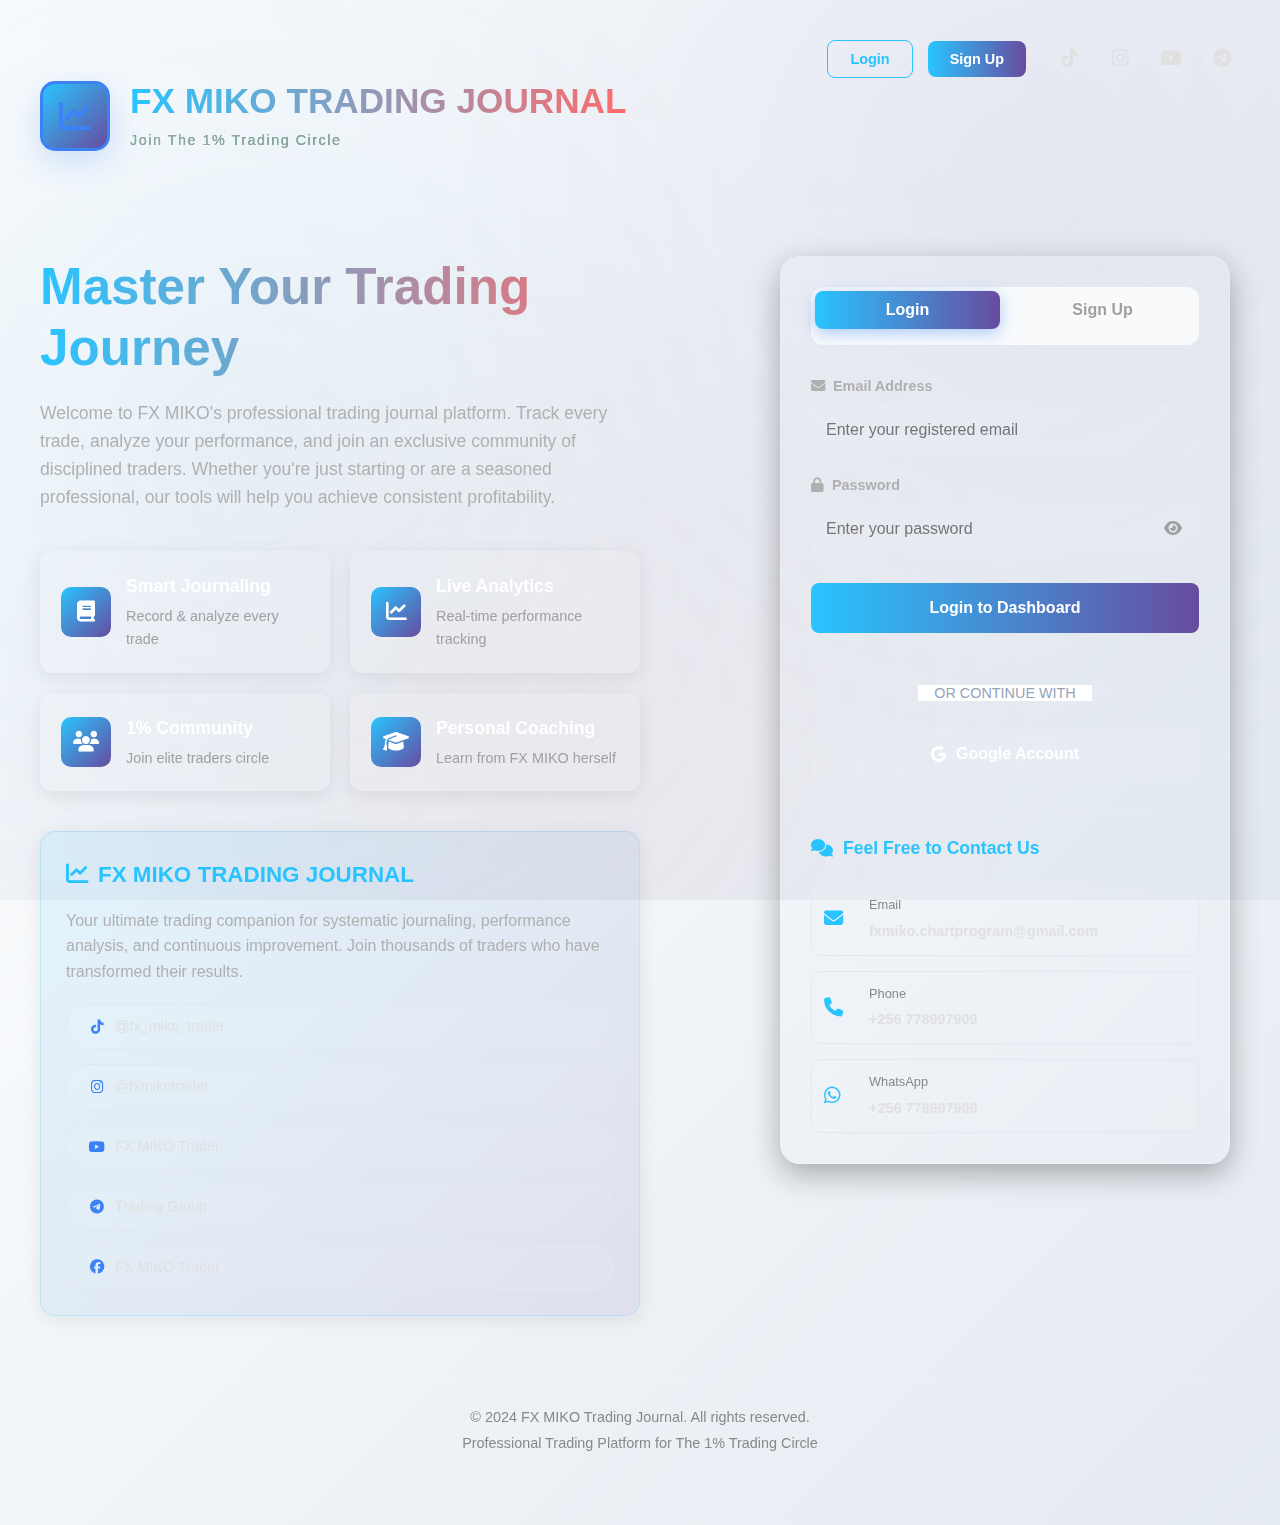
<file: index.html>
<!DOCTYPE html>
<html lang="en">
<head>
    <meta charset="UTF-8">
    <meta name="viewport" content="width=device-width, initial-scale=1.0">
    <title>FX MIKO Trading Journal | Professional Trading Platform</title>
    <link rel="stylesheet" href="https://cdnjs.cloudflare.com/ajax/libs/font-awesome/6.4.0/css/all.min.css">
    <link rel="stylesheet" href="style.css">
    <style>
        /* Complete CSS for FX MIKO Trading Journal */
        * {
            margin: 0;
            padding: 0;
            box-sizing: border-box;
            font-family: 'Segoe UI', Tahoma, Geneva, Verdana, sans-serif;
        }

        body {
            background: linear-gradient(135deg, #0a0e17 0%, #121826 100%);
            color: #e0e0e0;
            min-height: 100vh;
            padding: 20px;
            position: relative;
            overflow-x: hidden;
        }

        body::before {
            content: '';
            position: fixed;
            top: 0;
            left: 0;
            width: 100%;
            height: 100%;
            background: 
                radial-gradient(circle at 20% 50%, rgba(41, 196, 255, 0.05) 0%, transparent 50%),
                radial-gradient(circle at 80% 20%, rgba(103, 76, 159, 0.05) 0%, transparent 50%),
                radial-gradient(circle at 40% 80%, rgba(255, 107, 107, 0.05) 0%, transparent 50%);
            z-index: -1;
        }

        .container {
            max-width: 1400px;
            margin: 0 auto;
            position: relative;
        }

        /* Top Right Auth & Social */
        .top-right-auth {
            position: absolute;
            top: 20px;
            right: 20px;
            display: flex;
            align-items: center;
            gap: 15px;
            z-index: 100;
        }

        .top-login-btn, .top-signup-btn {
            padding: 10px 22px;
            border-radius: 8px;
            font-weight: 600;
            font-size: 0.9rem;
            cursor: pointer;
            transition: all 0.3s ease;
            border: none;
        }

        .top-login-btn {
            background: transparent;
            color: #29c4ff;
            border: 1px solid #29c4ff;
        }

        .top-signup-btn {
            background: linear-gradient(90deg, #29c4ff, #674c9f);
            color: white;
        }

        .top-login-btn:hover {
            background: rgba(41, 196, 255, 0.1);
            transform: translateY(-2px);
        }

        .top-signup-btn:hover {
            transform: translateY(-2px);
            box-shadow: 0 5px 15px rgba(41, 196, 255, 0.3);
        }

        .social-icons-top {
            display: flex;
            gap: 15px;
            margin-left: 10px;
        }

        .social-icons-top a {
            color: #e0e0e0;
            font-size: 1.2rem;
            transition: all 0.3s ease;
            width: 36px;
            height: 36px;
            display: flex;
            align-items: center;
            justify-content: center;
            border-radius: 50%;
            background: rgba(255, 255, 255, 0.05);
        }

        .social-icons-top a:hover {
            color: #29c4ff;
            transform: translateY(-3px);
            background: rgba(41, 196, 255, 0.1);
        }

        /* Header */
        .main-header {
            padding: 40px 0 30px;
            border-bottom: 1px solid rgba(255, 255, 255, 0.1);
            margin-bottom: 40px;
        }

        .logo {
            display: flex;
            align-items: center;
            gap: 20px;
        }

        .logo-icon {
            width: 70px;
            height: 70px;
            background: linear-gradient(135deg, #29c4ff, #674c9f);
            border-radius: 15px;
            display: flex;
            align-items: center;
            justify-content: center;
            font-size: 2rem;
            color: white;
        }

        .logo-text h1 {
            font-size: 2.2rem;
            background: linear-gradient(90deg, #29c4ff, #ff6b6b);
            -webkit-background-clip: text;
            -webkit-text-fill-color: transparent;
            margin-bottom: 5px;
        }

        .logo-text span {
            font-size: 0.9rem;
            color: #a0a0a0;
            letter-spacing: 1.5px;
        }

        /* Hero Section */
        .hero-section {
            display: grid;
            grid-template-columns: 1.2fr 0.8fr;
            gap: 50px;
            margin-bottom: 60px;
        }

        .hero-title {
            font-size: 3.2rem;
            background: linear-gradient(90deg, #29c4ff, #ff6b6b);
            -webkit-background-clip: text;
            -webkit-text-fill-color: transparent;
            margin-bottom: 20px;
            line-height: 1.2;
        }

        .hero-subtitle {
            font-size: 1.1rem;
            line-height: 1.6;
            color: #b0b0b0;
            margin-bottom: 40px;
        }

        /* Features Grid */
        .features-grid {
            display: grid;
            grid-template-columns: repeat(2, 1fr);
            gap: 20px;
            margin-bottom: 40px;
        }

        .feature-item {
            background: rgba(255, 255, 255, 0.05);
            border-radius: 12px;
            padding: 20px;
            display: flex;
            align-items: center;
            gap: 15px;
            transition: all 0.3s ease;
            border: 1px solid transparent;
        }

        .feature-item:hover {
            background: rgba(255, 255, 255, 0.08);
            border-color: rgba(41, 196, 255, 0.3);
            transform: translateY(-5px);
        }

        .feature-icon {
            width: 50px;
            height: 50px;
            background: linear-gradient(135deg, #29c4ff, #674c9f);
            border-radius: 10px;
            display: flex;
            align-items: center;
            justify-content: center;
            font-size: 1.3rem;
            color: white;
        }

        .feature-text h4 {
            font-size: 1.1rem;
            margin-bottom: 5px;
            color: #ffffff;
        }

        .feature-text p {
            font-size: 0.9rem;
            color: #a0a0a0;
        }

        /* FX MIKO Section */
        .fx-miko-section {
            background: linear-gradient(135deg, rgba(41, 196, 255, 0.1), rgba(103, 76, 159, 0.1));
            border-radius: 15px;
            padding: 25px;
            border: 1px solid rgba(41, 196, 255, 0.2);
            margin-top: 30px;
        }

        .fx-miko-section h3 {
            color: #29c4ff;
            margin-bottom: 15px;
            display: flex;
            align-items: center;
            gap: 10px;
            font-size: 1.4rem;
        }

        .fx-miko-section p {
            color: #b0b0b0;
            margin-bottom: 20px;
            line-height: 1.6;
        }

        .fx-social-links {
            display: flex;
            flex-wrap: wrap;
            gap: 15px;
            margin-top: 20px;
        }

        .fx-social-links a {
            background: rgba(255, 255, 255, 0.05);
            padding: 10px 20px;
            border-radius: 25px;
            color: #e0e0e0;
            text-decoration: none;
            display: flex;
            align-items: center;
            gap: 8px;
            transition: all 0.3s ease;
            font-size: 0.9rem;
        }

        .fx-social-links a:hover {
            background: rgba(41, 196, 255, 0.2);
            color: #29c4ff;
            transform: translateY(-2px);
        }

        /* Auth Section */
        .auth-section {
            background: rgba(255, 255, 255, 0.03);
            border-radius: 20px;
            padding: 30px;
            border: 1px solid rgba(255, 255, 255, 0.1);
            box-shadow: 0 10px 30px rgba(0, 0, 0, 0.3);
        }

        .auth-tabs {
            display: flex;
            gap: 10px;
            margin-bottom: 30px;
            border-bottom: 1px solid rgba(255, 255, 255, 0.1);
            padding-bottom: 15px;
        }

        .auth-tab {
            background: none;
            border: none;
            color: #a0a0a0;
            padding: 10px 25px;
            font-size: 1rem;
            font-weight: 600;
            cursor: pointer;
            border-radius: 8px;
            transition: all 0.3s ease;
        }

        .auth-tab.active {
            background: linear-gradient(90deg, #29c4ff, #674c9f);
            color: white;
        }

        .auth-tab:hover:not(.active) {
            background: rgba(255, 255, 255, 0.05);
            color: #e0e0e0;
        }

        /* Auth Forms */
        .auth-form {
            display: none;
        }

        .auth-form.active {
            display: block;
        }

        .form-group {
            margin-bottom: 20px;
        }

        .form-group label {
            display: block;
            margin-bottom: 8px;
            color: #b0b0b0;
            font-size: 0.9rem;
            display: flex;
            align-items: center;
            gap: 8px;
        }

        .form-control {
            width: 100%;
            padding: 14px;
            background: rgba(255, 255, 255, 0.05);
            border: 1px solid rgba(255, 255, 255, 0.1);
            border-radius: 8px;
            color: white;
            font-size: 1rem;
            transition: all 0.3s ease;
        }

        .form-control:focus {
            outline: none;
            border-color: #29c4ff;
            background: rgba(255, 255, 255, 0.08);
        }

        .password-input {
            position: relative;
        }

        .toggle-password {
            position: absolute;
            right: 12px;
            top: 50%;
            transform: translateY(-50%);
            background: none;
            border: none;
            color: #a0a0a0;
            cursor: pointer;
            font-size: 1rem;
        }

        .password-hint {
            display: block;
            margin-top: 5px;
            color: #888;
            font-size: 0.85rem;
        }

        .auth-btn {
            width: 100%;
            padding: 16px;
            background: linear-gradient(90deg, #29c4ff, #674c9f);
            color: white;
            border: none;
            border-radius: 8px;
            font-size: 1rem;
            font-weight: 600;
            cursor: pointer;
            transition: all 0.3s ease;
            margin-top: 10px;
        }

        .auth-btn:hover {
            transform: translateY(-2px);
            box-shadow: 0 5px 15px rgba(41, 196, 255, 0.3);
        }

        .terms {
            display: flex;
            align-items: center;
            gap: 10px;
            margin: 20px 0;
            font-size: 0.9rem;
            color: #a0a0a0;
        }

        .terms input {
            width: 16px;
            height: 16px;
        }

        .divider {
            text-align: center;
            margin: 25px 0;
            color: #888;
            font-size: 0.9rem;
            position: relative;
        }

        .divider::before, .divider::after {
            content: '';
            position: absolute;
            top: 50%;
            width: 40%;
            height: 1px;
            background: rgba(255, 255, 255, 0.1);
        }

        .divider::before {
            left: 0;
        }

        .divider::after {
            right: 0;
        }

        .google-auth-btn {
            width: 100%;
            padding: 14px;
            background: rgba(255, 255, 255, 0.05);
            border: 1px solid rgba(255, 255, 255, 0.1);
            border-radius: 8px;
            color: white;
            font-size: 1rem;
            cursor: pointer;
            transition: all 0.3s ease;
            display: flex;
            align-items: center;
            justify-content: center;
            gap: 10px;
        }

        .google-auth-btn:hover {
            background: rgba(255, 255, 255, 0.1);
            border-color: rgba(255, 255, 255, 0.2);
        }

        /* Contact Info Section */
        .contact-info-side {
            margin-top: 30px;
            padding-top: 25px;
            border-top: 1px solid rgba(255, 255, 255, 0.1);
        }

        .contact-info-side h4 {
            color: #29c4ff;
            margin-bottom: 20px;
            display: flex;
            align-items: center;
            gap: 10px;
            font-size: 1.1rem;
        }

        .contact-details {
            display: flex;
            flex-direction: column;
            gap: 15px;
        }

        .contact-item {
            display: flex;
            align-items: center;
            gap: 15px;
            padding: 12px;
            background: rgba(255, 255, 255, 0.03);
            border-radius: 8px;
            transition: all 0.3s ease;
        }

        .contact-item:hover {
            background: rgba(255, 255, 255, 0.05);
        }

        .contact-item i {
            font-size: 1.2rem;
            color: #29c4ff;
            width: 30px;
        }

        .contact-item div {
            display: flex;
            flex-direction: column;
        }

        .contact-item span {
            font-size: 0.8rem;
            color: #888;
        }

        .contact-item strong {
            font-size: 0.9rem;
            color: #e0e0e0;
        }

        /* Footer */
        .footer {
            text-align: center;
            padding: 30px 0;
            color: #888;
            font-size: 0.9rem;
            border-top: 1px solid rgba(255, 255, 255, 0.1);
        }

        .footer p:first-child {
            margin-bottom: 5px;
        }

        /* Toast Notification */
        .toast {
            position: fixed;
            top: 20px;
            right: 20px;
            padding: 15px 25px;
            background: rgba(0, 0, 0, 0.9);
            color: white;
            border-radius: 8px;
            border-left: 4px solid #29c4ff;
            box-shadow: 0 5px 15px rgba(0, 0, 0, 0.3);
            display: none;
            z-index: 1000;
            max-width: 350px;
        }

        .toast.success {
            border-left-color: #4CAF50;
        }

        .toast.error {
            border-left-color: #f44336;
        }

        .toast.info {
            border-left-color: #2196F3;
        }

        /* Responsive Design */
        @media (max-width: 1200px) {
            .hero-section {
                grid-template-columns: 1fr;
                gap: 40px;
            }
            
            .hero-title {
                font-size: 2.8rem;
            }
        }

        @media (max-width: 768px) {
            .top-right-auth {
                position: relative;
                top: 0;
                right: 0;
                justify-content: center;
                margin-bottom: 20px;
            }
            
            .hero-title {
                font-size: 2.3rem;
            }
            
            .features-grid {
                grid-template-columns: 1fr;
            }
            
            .logo {
                flex-direction: column;
                text-align: center;
                gap: 10px;
            }
            
            .logo-text h1 {
                font-size: 1.8rem;
            }
            
            .fx-social-links {
                flex-direction: column;
            }
            
            .fx-social-links a {
                justify-content: center;
            }
        }

        @media (max-width: 480px) {
            .hero-title {
                font-size: 1.8rem;
            }
            
            .auth-tabs {
                flex-direction: column;
            }
            
            .auth-tab {
                width: 100%;
            }
        }

        /* Animation for feature items */
        @keyframes float {
            0%, 100% { transform: translateY(0); }
            50% { transform: translateY(-10px); }
        }

        .feature-item:hover .feature-icon {
            animation: float 2s ease-in-out infinite;
        }

        /* Pulse animation for CTA buttons */
        @keyframes pulse {
            0% { box-shadow: 0 0 0 0 rgba(41, 196, 255, 0.7); }
            70% { box-shadow: 0 0 0 10px rgba(41, 196, 255, 0); }
            100% { box-shadow: 0 0 0 0 rgba(41, 196, 255, 0); }
        }

        .top-signup-btn, .auth-btn {
            animation: pulse 2s infinite;
        }
    </style>
</head>
<body class="landing-page">
    <!-- Main Container -->
    <div class="container">
        <!-- Top Right Auth & Social -->
        <div class="top-right-auth">
            <button class="top-login-btn" id="topLoginBtn">Login</button>
            <button class="top-signup-btn" id="topSignupBtn">Sign Up</button>
            <div class="social-icons-top">
                <a href="https://tiktok.com/@fx_miko_trader" target="_blank"><i class="fab fa-tiktok"></i></a>
                <a href="https://instagram.com/fxmikotrader" target="_blank"><i class="fab fa-instagram"></i></a>
                <a href="https://youtube.com/fxmikotrader" target="_blank"><i class="fab fa-youtube"></i></a>
                <a href="https://t.me/fxmikotrader" target="_blank"><i class="fab fa-telegram"></i></a>
            </div>
        </div>

        <!-- Header -->
        <header class="main-header">
            <div class="logo">
                <div class="logo-icon">
                    <i class="fas fa-chart-line"></i>
                </div>
                <div class="logo-text">
                    <h1>FX MIKO TRADING JOURNAL</h1>
                    <span>Join The 1% Trading Circle</span>
                </div>
            </div>
        </header>

        <!-- Hero Section -->
        <section class="hero-section">
            <div class="hero-content">
                <h1 class="hero-title">Master Your Trading Journey</h1>
                <p class="hero-subtitle">
                    Welcome to FX MIKO's professional trading journal platform. Track every trade, analyze your performance, 
                    and join an exclusive community of disciplined traders. Whether you're just starting or are a seasoned 
                    professional, our tools will help you achieve consistent profitability.
                </p>
                
                <div class="features-grid">
                    <div class="feature-item">
                        <div class="feature-icon">
                            <i class="fas fa-book"></i>
                        </div>
                        <div class="feature-text">
                            <h4>Smart Journaling</h4>
                            <p>Record & analyze every trade</p>
                        </div>
                    </div>
                    <div class="feature-item">
                        <div class="feature-icon">
                            <i class="fas fa-chart-line"></i>
                        </div>
                        <div class="feature-text">
                            <h4>Live Analytics</h4>
                            <p>Real-time performance tracking</p>
                        </div>
                    </div>
                    <div class="feature-item">
                        <div class="feature-icon">
                            <i class="fas fa-users"></i>
                        </div>
                        <div class="feature-text">
                            <h4>1% Community</h4>
                            <p>Join elite traders circle</p>
                        </div>
                    </div>
                    <div class="feature-item">
                        <div class="feature-icon">
                            <i class="fas fa-graduation-cap"></i>
                        </div>
                        <div class="feature-text">
                            <h4>Personal Coaching</h4>
                            <p>Learn from FX MIKO herself</p>
                        </div>
                    </div>
                </div>

                <!-- FX MIKO Journaling Section -->
                <div class="fx-miko-section">
                    <h3><i class="fas fa-chart-line"></i> FX MIKO TRADING JOURNAL</h3>
                    <p>Your ultimate trading companion for systematic journaling, performance analysis, and continuous improvement. Join thousands of traders who have transformed their results.</p>
                    
                    <div class="fx-social-links">
                        <a href="https://tiktok.com/@fx_miko_trader" target="_blank">
                            <i class="fab fa-tiktok"></i> @fx_miko_trader
                        </a>
                        <a href="https://instagram.com/fxmikotrader" target="_blank">
                            <i class="fab fa-instagram"></i> @fxmikotrader
                        </a>
                        <a href="https://youtube.com/fxmikotrader" target="_blank">
                            <i class="fab fa-youtube"></i> FX MIKO Trader
                        </a>
                        <a href="https://t.me/fxmikotrader" target="_blank">
                            <i class="fab fa-telegram"></i> Trading Group
                        </a>
                        <a href="https://facebook.com/fxmikotrader" target="_blank">
                            <i class="fab fa-facebook"></i> FX MIKO Trader
                        </a>
                    </div>
                </div>
            </div>

            <!-- Auth Section -->
            <div class="auth-section">
                <div class="auth-tabs">
                    <button class="auth-tab active" data-tab="login">Login</button>
                    <button class="auth-tab" data-tab="signup">Sign Up</button>
                </div>

                <!-- Login Form -->
                <form id="loginForm" class="auth-form active">
                    <div class="form-group">
                        <label for="loginEmail"><i class="fas fa-envelope"></i> Email Address</label>
                        <input type="email" id="loginEmail" class="form-control" placeholder="Enter your registered email" required>
                    </div>
                    <div class="form-group">
                        <label for="loginPassword"><i class="fas fa-lock"></i> Password</label>
                        <div class="password-input">
                            <input type="password" id="loginPassword" class="form-control" placeholder="Enter your password" required>
                            <button type="button" class="toggle-password" data-target="loginPassword">
                                <i class="fas fa-eye"></i>
                            </button>
                        </div>
                    </div>
                    <button type="submit" class="auth-btn">Login to Dashboard</button>
                    
                    <div class="divider">
                        <span>OR CONTINUE WITH</span>
                    </div>
                    
                    <button type="button" class="google-auth-btn" onclick="handleGoogleAuth('login')">
                        <i class="fab fa-google"></i>
                        Google Account
                    </button>
                </form>

                <!-- Sign Up Form -->
                <form id="signupForm" class="auth-form">
                    <div class="form-group">
                        <label for="signupName"><i class="fas fa-user"></i> Full Name</label>
                        <input type="text" id="signupName" class="form-control" placeholder="Enter your full name" required>
                    </div>
                    <div class="form-group">
                        <label for="signupEmail"><i class="fas fa-envelope"></i> Email Address</label>
                        <input type="email" id="signupEmail" class="form-control" placeholder="Enter your email" required>
                    </div>
                    <div class="form-group">
                        <label for="signupPassword"><i class="fas fa-lock"></i> Password</label>
                        <div class="password-input">
                            <input type="password" id="signupPassword" class="form-control" placeholder="Create a strong password" required>
                            <button type="button" class="toggle-password" data-target="signupPassword">
                                <i class="fas fa-eye"></i>
                            </button>
                        </div>
                        <small class="password-hint">Minimum 8 characters with letters and numbers</small>
                    </div>
                    <div class="form-group">
                        <label for="confirmPassword"><i class="fas fa-lock"></i> Confirm Password</label>
                        <input type="password" id="confirmPassword" class="form-control" placeholder="Confirm password" required>
                    </div>
                    <div class="terms">
                        <input type="checkbox" id="agreeTerms" required>
                        <label for="agreeTerms">I agree to the Terms of Service and Privacy Policy</label>
                    </div>
                    <button type="submit" class="auth-btn">Create Account</button>
                    
                    <div class="divider">
                        <span>OR CONTINUE WITH</span>
                    </div>
                    
                    <button type="button" class="google-auth-btn" onclick="handleGoogleAuth('signup')">
                        <i class="fab fa-google"></i>
                        Sign up with Google
                    </button>
                </form>

                <!-- Contact Info Section -->
                <div class="contact-info-side">
                    <h4><i class="fas fa-comments"></i> Feel Free to Contact Us</h4>
                    <div class="contact-details">
                        <div class="contact-item">
                            <i class="fas fa-envelope"></i>
                            <div>
                                <span>Email</span>
                                <strong>fxmiko.chartprogram@gmail.com</strong>
                            </div>
                        </div>
                        <div class="contact-item">
                            <i class="fas fa-phone"></i>
                            <div>
                                <span>Phone</span>
                                <strong>+256 778997909</strong>
                            </div>
                        </div>
                        <div class="contact-item">
                            <i class="fab fa-whatsapp"></i>
                            <div>
                                <span>WhatsApp</span>
                                <strong>+256 778997909</strong>
                            </div>
                        </div>
                    </div>
                </div>
            </div>
        </section>

        <!-- Footer -->
        <footer class="footer">
            <p>&copy; 2024 FX MIKO Trading Journal. All rights reserved.</p>
            <p>Professional Trading Platform for The 1% Trading Circle</p>
        </footer>
    </div>

    <!-- Toast Notification -->
    <div class="toast" id="toast"></div>

    <script>
        // Secure user storage
        const USERS_KEY = 'fxMikoUsers';
        const CURRENT_USER_KEY = 'fxMikoCurrentUser';

        // Initialize users storage
        function initializeUsers() {
            if (!localStorage.getItem(USERS_KEY)) {
                localStorage.setItem(USERS_KEY, JSON.stringify([]));
            }
        }

        // Get all users
        function getUsers() {
            return JSON.parse(localStorage.getItem(USERS_KEY)) || [];
        }

        // Save user
        function saveUser(user) {
            const users = getUsers();
            // Check if email already exists
            if (users.some(u => u.email === user.email)) {
                return { success: false, message: 'Email already registered' };
            }
            users.push(user);
            localStorage.setItem(USERS_KEY, JSON.stringify(users));
            return { success: true };
        }

        // Authenticate user
        function authenticateUser(email, password) {
            const users = getUsers();
            const user = users.find(u => u.email === email && u.password === password);
            return user ? { success: true, user } : { success: false, message: 'Invalid email or password' };
        }

        // Set current user
        function setCurrentUser(user) {
            // Store minimal info without password
            const safeUser = {
                name: user.name,
                email: user.email,
                createdAt: user.createdAt
            };
            localStorage.setItem(CURRENT_USER_KEY, JSON.stringify(safeUser));
            sessionStorage.setItem('fxMikoAuthenticated', 'true');
        }

        // Check if user is authenticated
        function isAuthenticated() {
            return sessionStorage.getItem('fxMikoAuthenticated') === 'true';
        }

        // Password validation
        function validatePassword(password) {
            return password.length >= 8 && /[a-zA-Z]/.test(password) && /\d/.test(password);
        }

        // Auth tabs switching
        document.querySelectorAll('.auth-tab').forEach(tab => {
            tab.addEventListener('click', () => {
                const tabName = tab.getAttribute('data-tab');
                
                document.querySelectorAll('.auth-tab').forEach(t => t.classList.remove('active'));
                tab.classList.add('active');
                
                document.querySelectorAll('.auth-form').forEach(form => form.classList.remove('active'));
                document.getElementById(`${tabName}Form`).classList.add('active');
            });
        });

        // Top buttons functionality
        document.getElementById('topLoginBtn').addEventListener('click', () => {
            document.querySelector('.auth-tab[data-tab="login"]').click();
            document.querySelector('.auth-section').scrollIntoView({ behavior: 'smooth' });
        });

        document.getElementById('topSignupBtn').addEventListener('click', () => {
            document.querySelector('.auth-tab[data-tab="signup"]').click();
            document.querySelector('.auth-section').scrollIntoView({ behavior: 'smooth' });
        });

        // Password visibility toggle
        document.querySelectorAll('.toggle-password').forEach(button => {
            button.addEventListener('click', function() {
                const targetId = this.getAttribute('data-target');
                const input = document.getElementById(targetId);
                const icon = this.querySelector('i');
                
                if (input.type === 'password') {
                    input.type = 'text';
                    icon.className = 'fas fa-eye-slash';
                } else {
                    input.type = 'password';
                    icon.className = 'fas fa-eye';
                }
            });
        });

        // Sign Up Form Submission
        document.getElementById('signupForm').addEventListener('submit', function(e) {
            e.preventDefault();
            
            const name = document.getElementById('signupName').value.trim();
            const email = document.getElementById('signupEmail').value.trim();
            const password = document.getElementById('signupPassword').value;
            const confirmPassword = document.getElementById('confirmPassword').value;
            
            // Validation
            if (!name || !email || !password || !confirmPassword) {
                showToast('Please fill all fields', 'error');
                return;
            }
            
            if (!validateEmail(email)) {
                showToast('Please enter a valid email address', 'error');
                return;
            }
            
            if (!validatePassword(password)) {
                showToast('Password must be at least 8 characters with letters and numbers', 'error');
                return;
            }
            
            if (password !== confirmPassword) {
                showToast('Passwords do not match', 'error');
                return;
            }
            
            if (!document.getElementById('agreeTerms').checked) {
                showToast('Please accept the terms and conditions', 'error');
                return;
            }
            
            // Create user object
            const user = {
                id: Date.now(),
                name,
                email,
                password,
                createdAt: new Date().toISOString()
            };
            
            // Save user
            const result = saveUser(user);
            if (!result.success) {
                showToast(result.message, 'error');
                return;
            }
            
            // Set as current user and redirect
            setCurrentUser(user);
            showToast('Account created successfully! Redirecting...', 'success');
            
            setTimeout(() => {
                window.location.href = 'dashboard.html';
            }, 1500);
        });

        // Login Form Submission
        document.getElementById('loginForm').addEventListener('submit', function(e) {
            e.preventDefault();
            
            const email = document.getElementById('loginEmail').value.trim();
            const password = document.getElementById('loginPassword').value;
            
            if (!email || !password) {
                showToast('Please fill all fields', 'error');
                return;
            }
            
            // Authenticate
            const result = authenticateUser(email, password);
            if (!result.success) {
                showToast(result.message, 'error');
                return;
            }
            
            // Set as current user and redirect
            setCurrentUser(result.user);
            showToast('Login successful! Redirecting...', 'success');
            
            setTimeout(() => {
                window.location.href = 'dashboard.html';
            }, 1500);
        });

        // Google Auth Handler
        function handleGoogleAuth(type) {
            showToast('Please select your Google account to continue...', 'info');
            
            // Simulate Google auth flow
            setTimeout(() => {
                const email = `user${Date.now()}@example.com`;
                const name = 'Google User';
                
                if (type === 'signup') {
                    const user = {
                        id: Date.now(),
                        name,
                        email,
                        password: 'google_auth',
                        createdAt: new Date().toISOString(),
                        isGoogleUser: true
                    };
                    
                    // Save Google user
                    const users = getUsers();
                    if (!users.some(u => u.email === email)) {
                        users.push(user);
                        localStorage.setItem(USERS_KEY, JSON.stringify(users));
                    }
                    
                    setCurrentUser(user);
                    showToast('Google account connected! Redirecting...', 'success');
                } else {
                    // For login, check if user exists
                    const users = getUsers();
                    const user = users.find(u => u.email === email);
                    
                    if (user) {
                        setCurrentUser(user);
                        showToast('Login successful! Redirecting...', 'success');
                    } else {
                        showToast('No account found with this Google account. Please sign up first.', 'error');
                        return;
                    }
                }
                
                setTimeout(() => {
                    window.location.href = 'dashboard.html';
                }, 1500);
            }, 1000);
        }

        // Email validation
        function validateEmail(email) {
            const re = /^[^\s@]+@[^\s@]+\.[^\s@]+$/;
            return re.test(email);
        }

        // Toast notification
        function showToast(message, type = 'info') {
            const toast = document.getElementById('toast');
            toast.textContent = message;
            toast.className = `toast ${type}`;
            toast.style.display = 'block';
            
            setTimeout(() => {
                toast.style.display = 'none';
            }, 3000);
        }

        // Initialize on load
        document.addEventListener('DOMContentLoaded', function() {
            initializeUsers();
            
            // Set today's date in forms
            const today = new Date().toISOString().split('T')[0];
            
            // Redirect to login if trying to access dashboard directly
            if (window.location.pathname.includes('dashboard.html') && !isAuthenticated()) {
                window.location.href = 'index.html';
            }
        });
    </script>
</body>
</html>
</file>
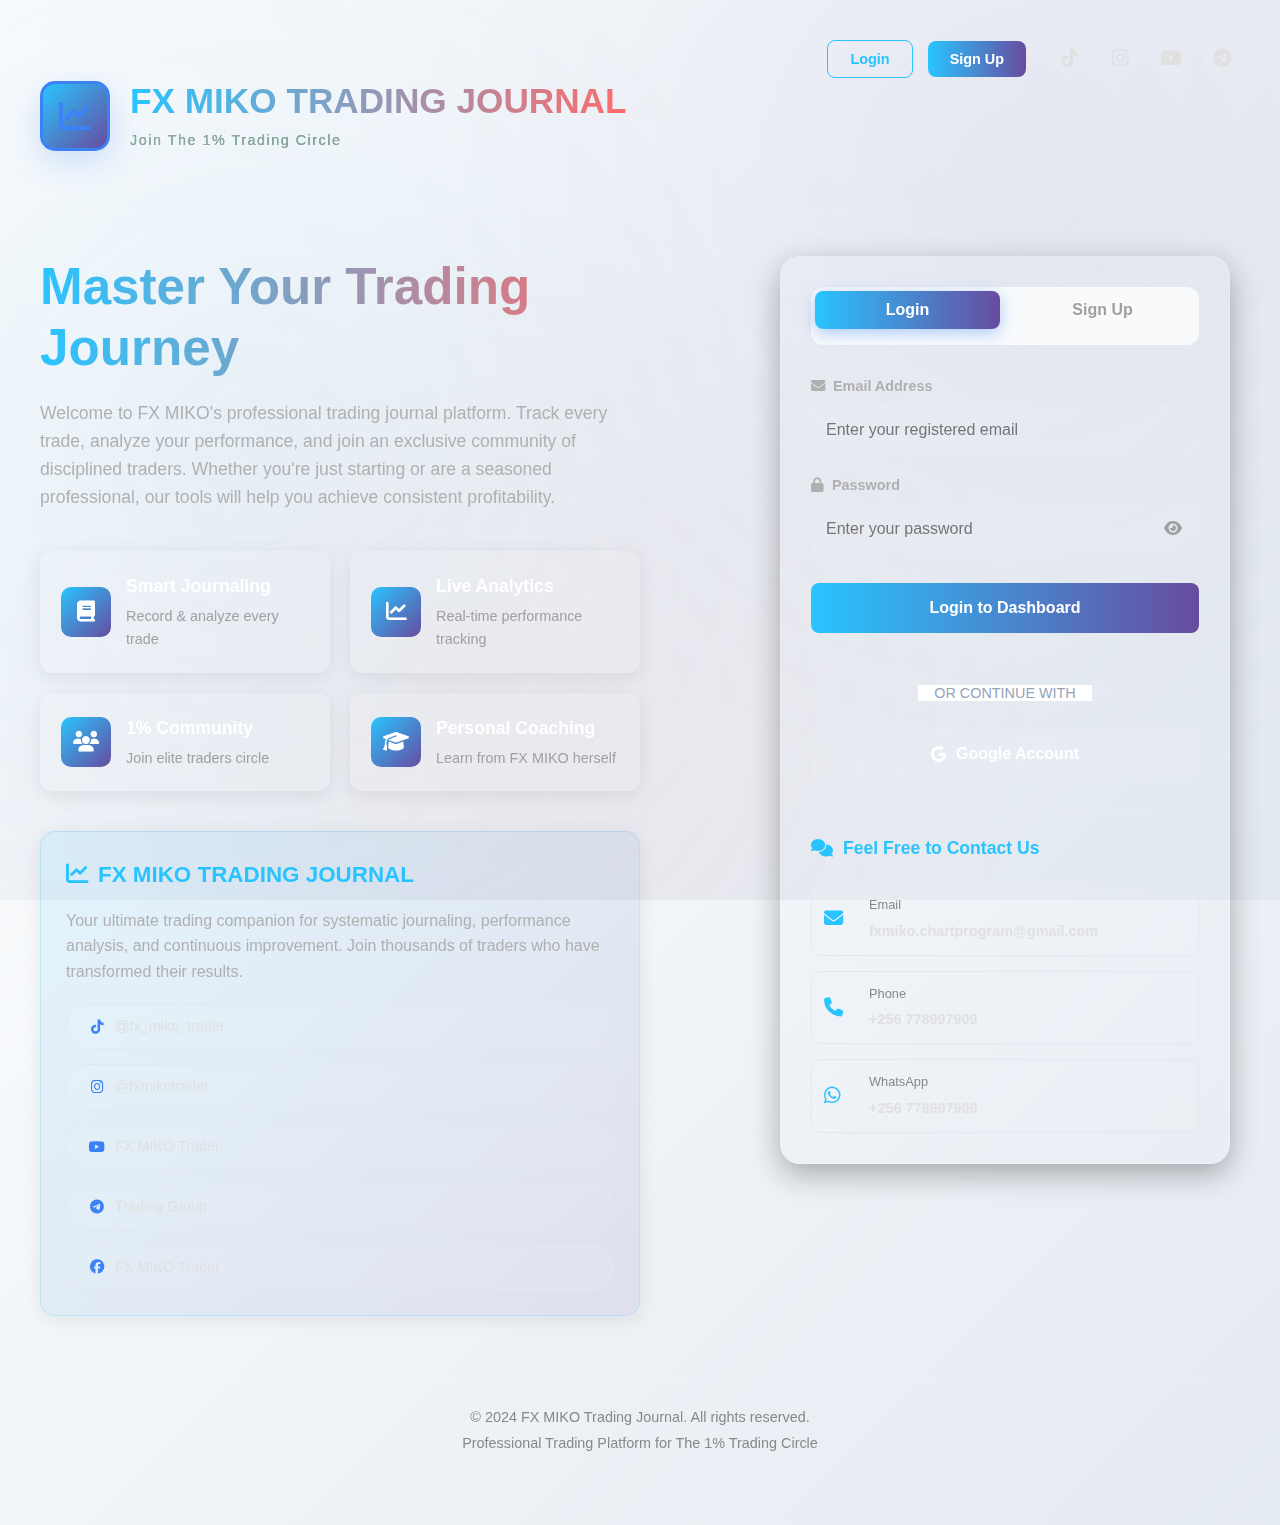
<file: dashboard.html>
<!DOCTYPE html>
<html lang="en">
<head>
    <meta charset="UTF-8">
    <meta name="viewport" content="width=device-width, initial-scale=1.0">
    <title>FX MIKO Trading Dashboard</title>
    <link rel="stylesheet" href="https://cdnjs.cloudflare.com/ajax/libs/font-awesome/6.4.0/css/all.min.css">
    <style>
        * {
            margin: 0;
            padding: 0;
            box-sizing: border-box;
            font-family: 'Segoe UI', Tahoma, Geneva, Verdana, sans-serif;
        }
        
        body {
            background: linear-gradient(135deg, #0a0e17 0%, #121826 100%);
            color: #e0e0e0;
            min-height: 100vh;
        }
        
        .dashboard-container {
            max-width: 1400px;
            margin: 0 auto;
            padding: 20px;
        }
        
        .dashboard-header {
            display: flex;
            justify-content: space-between;
            align-items: center;
            padding: 20px 0;
            border-bottom: 1px solid rgba(255, 255, 255, 0.1);
            margin-bottom: 30px;
        }
        
        .logo h1 {
            font-size: 1.8rem;
            background: linear-gradient(90deg, #29c4ff, #ff6b6b);
            -webkit-background-clip: text;
            -webkit-text-fill-color: transparent;
        }
        
        .user-info {
            display: flex;
            align-items: center;
            gap: 15px;
            color: #b0b0b0;
        }
        
        #userEmail {
            font-weight: 600;
            color: #29c4ff;
        }
        
        .logout-btn {
            padding: 10px 20px;
            background: #ff6b6b;
            color: white;
            border: none;
            border-radius: 6px;
            cursor: pointer;
            transition: all 0.3s ease;
            font-weight: 600;
            display: flex;
            align-items: center;
            gap: 8px;
        }
        
        .logout-btn:hover {
            background: #ff5252;
            transform: translateY(-2px);
            box-shadow: 0 5px 15px rgba(255, 107, 107, 0.3);
        }
        
        .dashboard-content {
            text-align: center;
            padding: 60px 20px;
        }
        
        .dashboard-content h2 {
            font-size: 2.5rem;
            margin-bottom: 20px;
            color: #29c4ff;
        }
        
        .dashboard-content p {
            font-size: 1.1rem;
            color: #b0b0b0;
            max-width: 600px;
            margin: 0 auto 30px;
            line-height: 1.6;
        }
        
        .coming-soon {
            background: rgba(255, 255, 255, 0.05);
            padding: 30px;
            border-radius: 15px;
            border: 1px solid rgba(41, 196, 255, 0.2);
            margin-top: 40px;
            max-width: 800px;
            margin-left: auto;
            margin-right: auto;
        }
        
        .coming-soon h3 {
            color: #ff6b6b;
            margin-bottom: 15px;
            display: flex;
            align-items: center;
            justify-content: center;
            gap: 10px;
            font-size: 1.4rem;
        }
        
        .coming-soon p {
            color: #a0a0a0;
            font-size: 1rem;
        }
        
        @media (max-width: 768px) {
            .dashboard-header {
                flex-direction: column;
                gap: 15px;
                text-align: center;
            }
            
            .dashboard-content h2 {
                font-size: 2rem;
            }
        }
    </style>
</head>
<body>
    <div class="dashboard-container">
        <header class="dashboard-header">
            <div class="logo">
                <h1>FX MIKO TRADING DASHBOARD</h1>
            </div>
            <div class="user-info">
                <span id="userEmail">Loading...</span>
                <button class="logout-btn" onclick="logout()">
                    <i class="fas fa-sign-out-alt"></i> Logout
                </button>
            </div>
        </header>
        
        <main class="dashboard-content">
            <h2>Welcome to Your Trading Dashboard!</h2>
            <p>Your account has been successfully created. The full trading journal features will be available soon.</p>
            
            <div class="coming-soon">
                <h3><i class="fas fa-tools"></i> Dashboard Features Coming Soon</h3>
                <p>Trade Journal • Performance Analytics • Community Feed • Personal Coaching</p>
            </div>
        </main>
    </div>

    <script>
        // Get current user from localStorage
        const currentUser = JSON.parse(localStorage.getItem('fxMikoCurrentUser'));
        
        if (!currentUser) {
            // If no user is logged in, redirect to login page
            window.location.href = 'index.html';
        } else {
            // Display user email
            document.getElementById('userEmail').textContent = currentUser.email;
            
            // Display user name if available
            if (currentUser.name) {
                document.querySelector('h2').innerHTML = `Welcome ${currentUser.name}!`;
            }
        }
        
        function logout() {
            // Clear authentication
            sessionStorage.removeItem('fxMikoAuthenticated');
            localStorage.removeItem('fxMikoCurrentUser');
            
            // Show confirmation
            alert('Logged out successfully!');
            
            // Redirect to login page
            window.location.href = 'index.html';
        }
        
        // Auto-logout after 30 minutes of inactivity
        let inactivityTimer;
        function resetInactivityTimer() {
            clearTimeout(inactivityTimer);
            inactivityTimer = setTimeout(logout, 30 * 60 * 1000); // 30 minutes
        }
        
        // Reset timer on user activity
        document.addEventListener('mousemove', resetInactivityTimer);
        document.addEventListener('keypress', resetInactivityTimer);
        
        // Start the timer
        resetInactivityTimer();
    </script>
</body>
</html>
</file>
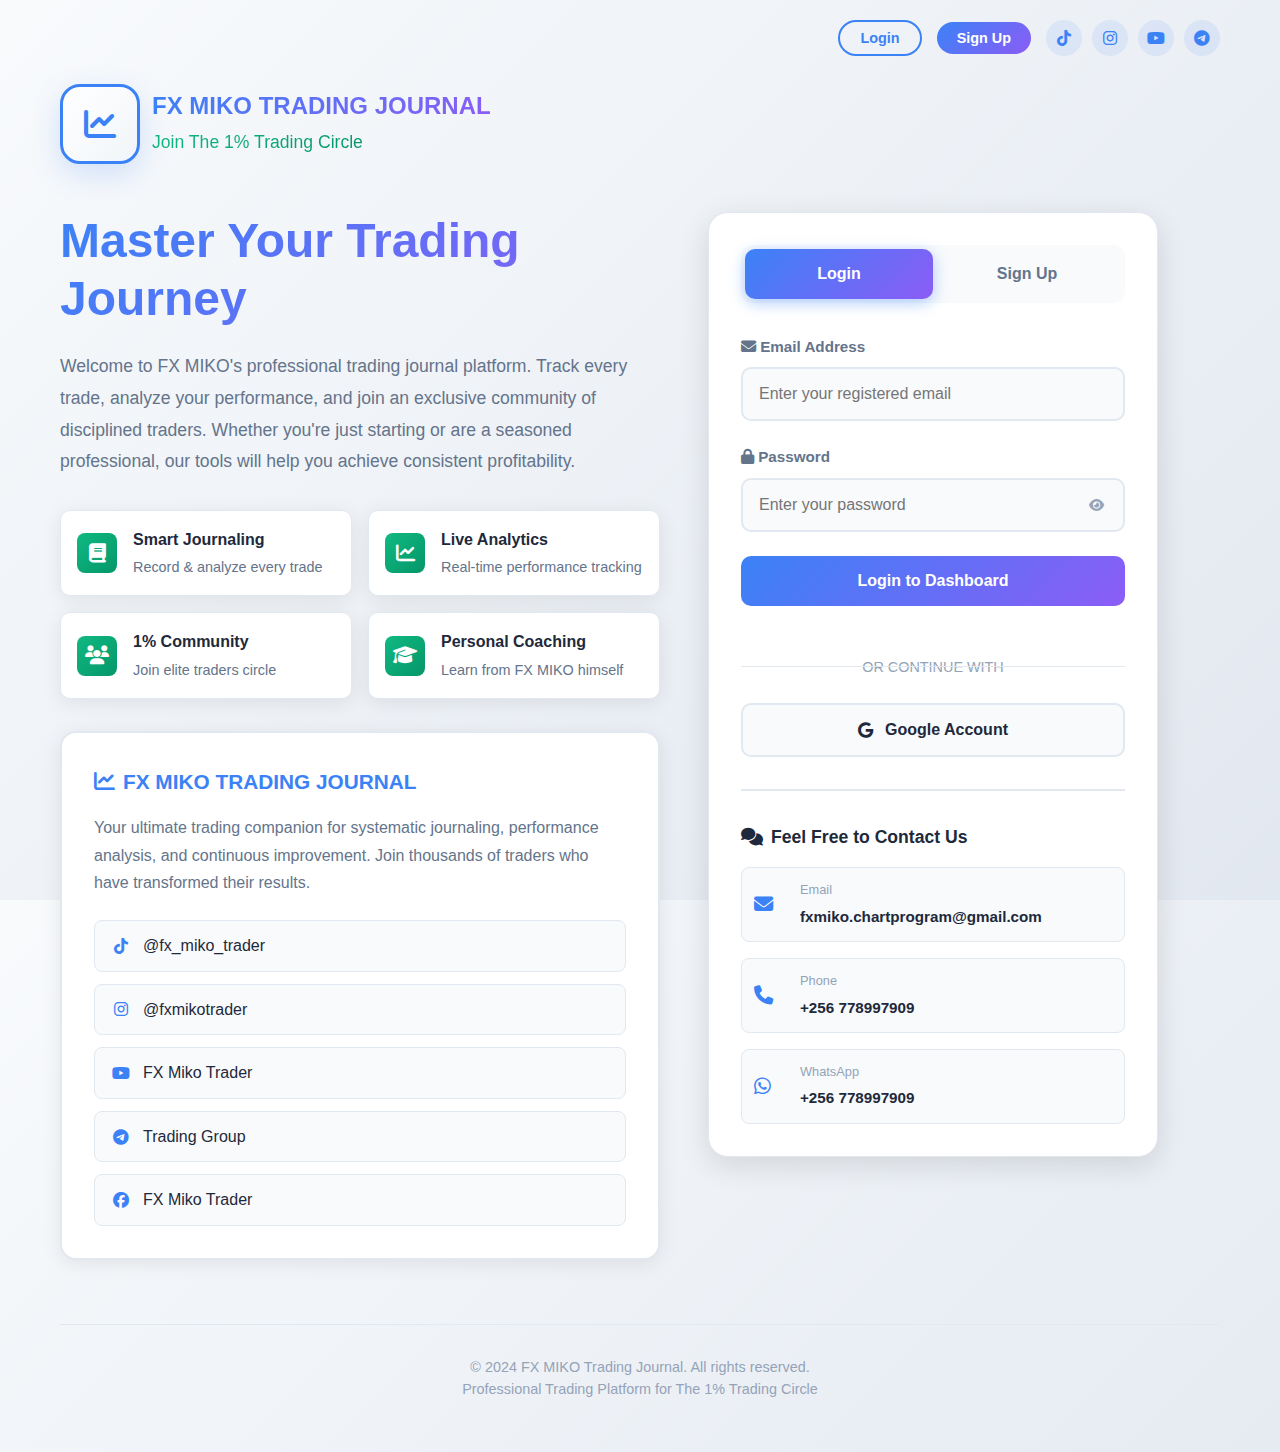
<file: deepseek_html_20260201_79580e (1).html>
<!DOCTYPE html>
<html lang="en">
<head>
    <meta charset="UTF-8">
    <meta name="viewport" content="width=device-width, initial-scale=1.0">
    <title>FX MIKO Trading Journal | Professional Trading Platform</title>
    <link rel="stylesheet" href="https://cdnjs.cloudflare.com/ajax/libs/font-awesome/6.4.0/css/all.min.css">
    <link rel="stylesheet" href="style.css">
</head>
<body class="landing-page">
    <!-- Main Container -->
    <div class="container">
        <!-- Top Right Auth & Social -->
        <div class="top-right-auth">
            <button class="top-login-btn" id="topLoginBtn">Login</button>
            <button class="top-signup-btn" id="topSignupBtn">Sign Up</button>
            <div class="social-icons-top">
                <a href="https://tiktok.com/@fx_miko_trader" target="_blank"><i class="fab fa-tiktok"></i></a>
                <a href="https://instagram.com/fxmikotrader" target="_blank"><i class="fab fa-instagram"></i></a>
                <a href="https://youtube.com/fxmikotrader" target="_blank"><i class="fab fa-youtube"></i></a>
                <a href="https://t.me/fxmikotrader" target="_blank"><i class="fab fa-telegram"></i></a>
            </div>
        </div>

        <!-- Header -->
        <header class="main-header">
            <div class="logo">
                <div class="logo-icon">
                    <i class="fas fa-chart-line"></i>
                </div>
                <div class="logo-text">
                    <h1>FX MIKO TRADING JOURNAL</h1>
                    <span>Join The 1% Trading Circle</span>
                </div>
            </div>
        </header>

        <!-- Hero Section -->
        <section class="hero-section">
            <div class="hero-content">
                <h1 class="hero-title">Master Your Trading Journey</h1>
                <p class="hero-subtitle">
                    Welcome to FX MIKO's professional trading journal platform. Track every trade, analyze your performance, 
                    and join an exclusive community of disciplined traders. Whether you're just starting or are a seasoned 
                    professional, our tools will help you achieve consistent profitability.
                </p>
                
                <div class="features-grid">
                    <div class="feature-item">
                        <div class="feature-icon">
                            <i class="fas fa-book"></i>
                        </div>
                        <div class="feature-text">
                            <h4>Smart Journaling</h4>
                            <p>Record & analyze every trade</p>
                        </div>
                    </div>
                    <div class="feature-item">
                        <div class="feature-icon">
                            <i class="fas fa-chart-line"></i>
                        </div>
                        <div class="feature-text">
                            <h4>Live Analytics</h4>
                            <p>Real-time performance tracking</p>
                        </div>
                    </div>
                    <div class="feature-item">
                        <div class="feature-icon">
                            <i class="fas fa-users"></i>
                        </div>
                        <div class="feature-text">
                            <h4>1% Community</h4>
                            <p>Join elite traders circle</p>
                        </div>
                    </div>
                    <div class="feature-item">
                        <div class="feature-icon">
                            <i class="fas fa-graduation-cap"></i>
                        </div>
                        <div class="feature-text">
                            <h4>Personal Coaching</h4>
                            <p>Learn from FX MIKO himself</p>
                        </div>
                    </div>
                </div>

                <!-- FX Miko Journaling Section -->
                <div class="fx-miko-section">
                    <h3><i class="fas fa-chart-line"></i> FX MIKO TRADING JOURNAL</h3>
                    <p>Your ultimate trading companion for systematic journaling, performance analysis, and continuous improvement. Join thousands of traders who have transformed their results.</p>
                    
                    <div class="fx-social-links">
                        <a href="https://tiktok.com/@fx_miko_trader" target="_blank">
                            <i class="fab fa-tiktok"></i> @fx_miko_trader
                        </a>
                        <a href="https://instagram.com/fxmikotrader" target="_blank">
                            <i class="fab fa-instagram"></i> @fxmikotrader
                        </a>
                        <a href="https://youtube.com/fxmikotrader" target="_blank">
                            <i class="fab fa-youtube"></i> FX Miko Trader
                        </a>
                        <a href="https://t.me/fxmikotrader" target="_blank">
                            <i class="fab fa-telegram"></i> Trading Group
                        </a>
                        <a href="https://facebook.com/fxmikotrader" target="_blank">
                            <i class="fab fa-facebook"></i> FX Miko Trader
                        </a>
                    </div>
                </div>
            </div>

            <!-- Auth Section -->
            <div class="auth-section">
                <div class="auth-tabs">
                    <button class="auth-tab active" data-tab="login">Login</button>
                    <button class="auth-tab" data-tab="signup">Sign Up</button>
                </div>

                <!-- Login Form -->
                <form id="loginForm" class="auth-form active">
                    <div class="form-group">
                        <label for="loginEmail"><i class="fas fa-envelope"></i> Email Address</label>
                        <input type="email" id="loginEmail" class="form-control" placeholder="Enter your registered email" required>
                    </div>
                    <div class="form-group">
                        <label for="loginPassword"><i class="fas fa-lock"></i> Password</label>
                        <div class="password-input">
                            <input type="password" id="loginPassword" class="form-control" placeholder="Enter your password" required>
                            <button type="button" class="toggle-password" data-target="loginPassword">
                                <i class="fas fa-eye"></i>
                            </button>
                        </div>
                    </div>
                    <button type="submit" class="auth-btn">Login to Dashboard</button>
                    
                    <div class="divider">
                        <span>OR CONTINUE WITH</span>
                    </div>
                    
                    <button type="button" class="google-auth-btn" onclick="handleGoogleAuth('login')">
                        <i class="fab fa-google"></i>
                        Google Account
                    </button>
                </form>

                <!-- Sign Up Form -->
                <form id="signupForm" class="auth-form">
                    <div class="form-group">
                        <label for="signupName"><i class="fas fa-user"></i> Full Name</label>
                        <input type="text" id="signupName" class="form-control" placeholder="Enter your full name" required>
                    </div>
                    <div class="form-group">
                        <label for="signupEmail"><i class="fas fa-envelope"></i> Email Address</label>
                        <input type="email" id="signupEmail" class="form-control" placeholder="Enter your email" required>
                    </div>
                    <div class="form-group">
                        <label for="signupPassword"><i class="fas fa-lock"></i> Password</label>
                        <div class="password-input">
                            <input type="password" id="signupPassword" class="form-control" placeholder="Create a strong password" required>
                            <button type="button" class="toggle-password" data-target="signupPassword">
                                <i class="fas fa-eye"></i>
                            </button>
                        </div>
                        <small class="password-hint">Minimum 8 characters with letters and numbers</small>
                    </div>
                    <div class="form-group">
                        <label for="confirmPassword"><i class="fas fa-lock"></i> Confirm Password</label>
                        <input type="password" id="confirmPassword" class="form-control" placeholder="Confirm password" required>
                    </div>
                    <div class="terms">
                        <input type="checkbox" id="agreeTerms" required>
                        <label for="agreeTerms">I agree to the Terms of Service and Privacy Policy</label>
                    </div>
                    <button type="submit" class="auth-btn">Create Account</button>
                    
                    <div class="divider">
                        <span>OR CONTINUE WITH</span>
                    </div>
                    
                    <button type="button" class="google-auth-btn" onclick="handleGoogleAuth('signup')">
                        <i class="fab fa-google"></i>
                        Sign up with Google
                    </button>
                </form>

                <!-- Contact Info Section -->
                <div class="contact-info-side">
                    <h4><i class="fas fa-comments"></i> Feel Free to Contact Us</h4>
                    <div class="contact-details">
                        <div class="contact-item">
                            <i class="fas fa-envelope"></i>
                            <div>
                                <span>Email</span>
                                <strong>fxmiko.chartprogram@gmail.com</strong>
                            </div>
                        </div>
                        <div class="contact-item">
                            <i class="fas fa-phone"></i>
                            <div>
                                <span>Phone</span>
                                <strong>+256 778997909</strong>
                            </div>
                        </div>
                        <div class="contact-item">
                            <i class="fab fa-whatsapp"></i>
                            <div>
                                <span>WhatsApp</span>
                                <strong>+256 778997909</strong>
                            </div>
                        </div>
                    </div>
                </div>
            </div>
        </section>

        <!-- Footer -->
        <footer class="footer">
            <p>&copy; 2024 FX MIKO Trading Journal. All rights reserved.</p>
            <p>Professional Trading Platform for The 1% Trading Circle</p>
        </footer>
    </div>

    <!-- Toast Notification -->
    <div class="toast" id="toast"></div>

    <script src="script.js"></script>
    <script>
        // Secure user storage
        const USERS_KEY = 'fxMikoUsers';
        const CURRENT_USER_KEY = 'fxMikoCurrentUser';

        // Initialize users storage
        function initializeUsers() {
            if (!localStorage.getItem(USERS_KEY)) {
                localStorage.setItem(USERS_KEY, JSON.stringify([]));
            }
        }

        // Get all users
        function getUsers() {
            return JSON.parse(localStorage.getItem(USERS_KEY)) || [];
        }

        // Save user
        function saveUser(user) {
            const users = getUsers();
            // Check if email already exists
            if (users.some(u => u.email === user.email)) {
                return { success: false, message: 'Email already registered' };
            }
            users.push(user);
            localStorage.setItem(USERS_KEY, JSON.stringify(users));
            return { success: true };
        }

        // Authenticate user
        function authenticateUser(email, password) {
            const users = getUsers();
            const user = users.find(u => u.email === email && u.password === password);
            return user ? { success: true, user } : { success: false, message: 'Invalid email or password' };
        }

        // Set current user
        function setCurrentUser(user) {
            // Store minimal info without password
            const safeUser = {
                name: user.name,
                email: user.email,
                createdAt: user.createdAt
            };
            localStorage.setItem(CURRENT_USER_KEY, JSON.stringify(safeUser));
            sessionStorage.setItem('fxMikoAuthenticated', 'true');
        }

        // Check if user is authenticated
        function isAuthenticated() {
            return sessionStorage.getItem('fxMikoAuthenticated') === 'true';
        }

        // Password validation
        function validatePassword(password) {
            return password.length >= 8 && /[a-zA-Z]/.test(password) && /\d/.test(password);
        }

        // Auth tabs switching
        document.querySelectorAll('.auth-tab').forEach(tab => {
            tab.addEventListener('click', () => {
                const tabName = tab.getAttribute('data-tab');
                
                document.querySelectorAll('.auth-tab').forEach(t => t.classList.remove('active'));
                tab.classList.add('active');
                
                document.querySelectorAll('.auth-form').forEach(form => form.classList.remove('active'));
                document.getElementById(`${tabName}Form`).classList.add('active');
            });
        });

        // Top buttons functionality
        document.getElementById('topLoginBtn').addEventListener('click', () => {
            document.querySelector('.auth-tab[data-tab="login"]').click();
            document.querySelector('.auth-section').scrollIntoView({ behavior: 'smooth' });
        });

        document.getElementById('topSignupBtn').addEventListener('click', () => {
            document.querySelector('.auth-tab[data-tab="signup"]').click();
            document.querySelector('.auth-section').scrollIntoView({ behavior: 'smooth' });
        });

        // Password visibility toggle
        document.querySelectorAll('.toggle-password').forEach(button => {
            button.addEventListener('click', function() {
                const targetId = this.getAttribute('data-target');
                const input = document.getElementById(targetId);
                const icon = this.querySelector('i');
                
                if (input.type === 'password') {
                    input.type = 'text';
                    icon.className = 'fas fa-eye-slash';
                } else {
                    input.type = 'password';
                    icon.className = 'fas fa-eye';
                }
            });
        });

        // Sign Up Form Submission
        document.getElementById('signupForm').addEventListener('submit', function(e) {
            e.preventDefault();
            
            const name = document.getElementById('signupName').value.trim();
            const email = document.getElementById('signupEmail').value.trim();
            const password = document.getElementById('signupPassword').value;
            const confirmPassword = document.getElementById('confirmPassword').value;
            
            // Validation
            if (!name || !email || !password || !confirmPassword) {
                showToast('Please fill all fields', 'error');
                return;
            }
            
            if (!validateEmail(email)) {
                showToast('Please enter a valid email address', 'error');
                return;
            }
            
            if (!validatePassword(password)) {
                showToast('Password must be at least 8 characters with letters and numbers', 'error');
                return;
            }
            
            if (password !== confirmPassword) {
                showToast('Passwords do not match', 'error');
                return;
            }
            
            if (!document.getElementById('agreeTerms').checked) {
                showToast('Please accept the terms and conditions', 'error');
                return;
            }
            
            // Create user object
            const user = {
                id: Date.now(),
                name,
                email,
                password, // In production, hash this password
                createdAt: new Date().toISOString()
            };
            
            // Save user
            const result = saveUser(user);
            if (!result.success) {
                showToast(result.message, 'error');
                return;
            }
            
            // Set as current user and redirect
            setCurrentUser(user);
            showToast('Account created successfully! Redirecting...', 'success');
            
            setTimeout(() => {
                window.location.href = 'dashboard.html';
            }, 1500);
        });

        // Login Form Submission
        document.getElementById('loginForm').addEventListener('submit', function(e) {
            e.preventDefault();
            
            const email = document.getElementById('loginEmail').value.trim();
            const password = document.getElementById('loginPassword').value;
            
            if (!email || !password) {
                showToast('Please fill all fields', 'error');
                return;
            }
            
            // Authenticate
            const result = authenticateUser(email, password);
            if (!result.success) {
                showToast(result.message, 'error');
                return;
            }
            
            // Set as current user and redirect
            setCurrentUser(result.user);
            showToast('Login successful! Redirecting...', 'success');
            
            setTimeout(() => {
                window.location.href = 'dashboard.html';
            }, 1500);
        });

        // Google Auth Handler
        function handleGoogleAuth(type) {
            showToast('Please select your Google account to continue...', 'info');
            
            // Simulate Google auth flow
            setTimeout(() => {
                const email = `user${Date.now()}@example.com`;
                const name = 'Google User';
                
                if (type === 'signup') {
                    const user = {
                        id: Date.now(),
                        name,
                        email,
                        password: 'google_auth', // Placeholder for Google auth
                        createdAt: new Date().toISOString(),
                        isGoogleUser: true
                    };
                    
                    // Save Google user
                    const users = getUsers();
                    if (!users.some(u => u.email === email)) {
                        users.push(user);
                        localStorage.setItem(USERS_KEY, JSON.stringify(users));
                    }
                    
                    setCurrentUser(user);
                    showToast('Google account connected! Redirecting...', 'success');
                } else {
                    // For login, check if user exists
                    const users = getUsers();
                    const user = users.find(u => u.email === email);
                    
                    if (user) {
                        setCurrentUser(user);
                        showToast('Login successful! Redirecting...', 'success');
                    } else {
                        showToast('No account found with this Google account. Please sign up first.', 'error');
                        return;
                    }
                }
                
                setTimeout(() => {
                    window.location.href = 'dashboard.html';
                }, 1500);
            }, 1000);
        }

        // Email validation
        function validateEmail(email) {
            const re = /^[^\s@]+@[^\s@]+\.[^\s@]+$/;
            return re.test(email);
        }

        // Toast notification
        function showToast(message, type = 'info') {
            const toast = document.getElementById('toast');
            toast.textContent = message;
            toast.className = `toast ${type}`;
            toast.style.display = 'block';
            
            setTimeout(() => {
                toast.style.display = 'none';
            }, 3000);
        }

        // Initialize on load
        document.addEventListener('DOMContentLoaded', function() {
            initializeUsers();
            
            // Set today's date in forms
            const today = new Date().toISOString().split('T')[0];
            
            // Redirect to login if trying to access dashboard directly
            if (window.location.pathname.includes('dashboard.html') && !isAuthenticated()) {
                window.location.href = 'index.html';
            }
        });
    </script>
</body>
</html>
</file>
<file: style.css>
/* ===== RESET & BASE STYLES ===== */
* {
    margin: 0;
    padding: 0;
    box-sizing: border-box;
    -webkit-tap-highlight-color: transparent;
}

:root {
    /* Light Theme (Default) */
    --bg-primary: #ffffff;
    --bg-secondary: #f8fafc;
    --bg-card: #ffffff;
    --text-primary: #1e293b;
    --text-secondary: #64748b;
    --text-muted: #94a3b8;
    --border-color: #e2e8f0;
    --shadow: 0 4px 20px rgba(0,0,0,0.08);
    --shadow-hover: 0 8px 30px rgba(0,0,0,0.12);
    --primary: #3b82f6;
    --secondary: #8b5cf6;
    --success: #10b981;
    --danger: #ef4444;
    --warning: #f59e0b;
    --info: #06b6d4;
    
    /* RGB values for charts */
    --primary-rgb: 59, 130, 246;
    --secondary-rgb: 139, 92, 246;
    --success-rgb: 16, 185, 129;
    --danger-rgb: 239, 68, 68;
    --warning-rgb: 245, 158, 11;
}

.dark-theme {
    /* Dark Theme */
    --bg-primary: #0f172a;
    --bg-secondary: #1e293b;
    --bg-card: #1e293b;
    --text-primary: #f8fafc;
    --text-secondary: #cbd5e1;
    --text-muted: #94a3b8;
    --border-color: #334155;
    --shadow: 0 4px 20px rgba(0,0,0,0.3);
    --shadow-hover: 0 8px 30px rgba(0,0,0,0.4);
    --primary: #60a5fa;
    --secondary: #a78bfa;
    --success: #34d399;
    --danger: #f87171;
    --warning: #fbbf24;
    --info: #22d3ee;
}

html {
    font-size: 16px;
    height: 100%;
    -webkit-text-size-adjust: 100%;
}

body {
    font-family: -apple-system, BlinkMacSystemFont, 'Segoe UI', Roboto, Oxygen, Ubuntu, sans-serif;
    background: var(--bg-primary);
    color: var(--text-primary);
    line-height: 1.6;
    min-height: 100vh;
    overflow-x: hidden;
    transition: background-color 0.3s, color 0.3s;
}

/* ===== LANDING PAGE STYLES ===== */
body.landing-page {
    background: linear-gradient(135deg, #f8fafc 0%, #e2e8f0 100%);
    color: var(--text-primary);
}

/* Top Right Auth & Social */
.top-right-auth {
    position: absolute;
    top: 20px;
    right: 20px;
    display: flex;
    align-items: center;
    gap: 15px;
    z-index: 100;
}

.top-login-btn,
.top-signup-btn {
    padding: 8px 20px;
    border-radius: 20px;
    font-weight: 600;
    cursor: pointer;
    transition: all 0.3s;
    border: none;
    font-size: 0.9rem;
}

.top-login-btn {
    background: transparent;
    color: var(--primary);
    border: 2px solid var(--primary);
}

.top-signup-btn {
    background: linear-gradient(135deg, var(--primary), var(--secondary));
    color: white;
}

.top-login-btn:hover,
.top-signup-btn:hover {
    transform: translateY(-2px);
    box-shadow: 0 4px 12px rgba(59, 130, 246, 0.3);
}

.social-icons-top {
    display: flex;
    gap: 10px;
}

.social-icons-top a {
    width: 36px;
    height: 36px;
    border-radius: 50%;
    background: rgba(59, 130, 246, 0.1);
    display: flex;
    align-items: center;
    justify-content: center;
    color: var(--primary);
    text-decoration: none;
    transition: all 0.3s;
}

.social-icons-top a:hover {
    background: var(--primary);
    color: white;
    transform: translateY(-2px);
}

/* Container */
.container {
    max-width: 1200px;
    margin: 0 auto;
    padding: 20px;
    min-height: 100vh;
    position: relative;
    z-index: 1;
}

/* Main Header */
.main-header {
    text-align: center;
    margin-bottom: 3rem;
    padding-top: 4rem;
}

.logo {
    display: flex;
    flex-direction: column;
    align-items: center;
    gap: 15px;
    margin-bottom: 2rem;
}

.logo-icon {
    width: 80px;
    height: 80px;
    background: linear-gradient(135deg, #ffffff, #f1f5f9);
    border: 3px solid var(--primary);
    border-radius: 20px;
    display: flex;
    align-items: center;
    justify-content: center;
    font-size: 2.5rem;
    color: var(--primary);
    box-shadow: 0 10px 30px rgba(59, 130, 246, 0.2);
    animation: pulse 2s infinite;
}

@keyframes pulse {
    0%, 100% { transform: scale(1); }
    50% { transform: scale(1.05); }
}

.logo-text h1 {
    font-size: 2.2rem;
    background: linear-gradient(135deg, var(--primary), var(--secondary));
    -webkit-background-clip: text;
    background-clip: text;
    color: transparent;
    font-weight: 800;
    margin-bottom: 0.5rem;
    line-height: 1.2;
}

.logo-text span {
    font-size: 1.1rem;
    color: var(--text-secondary);
    font-weight: 500;
}

/* Hero Section */
.hero-section {
    display: flex;
    flex-direction: column;
    gap: 3rem;
    margin-bottom: 4rem;
}

@media (min-width: 768px) {
    .hero-section {
        flex-direction: row;
        align-items: flex-start;
    }
    
    .logo {
        flex-direction: row;
        text-align: left;
    }
}

.hero-content {
    flex: 1;
    max-width: 600px;
}

.hero-title {
    font-size: 2.2rem;
    font-weight: 800;
    line-height: 1.2;
    margin-bottom: 1.5rem;
    background: linear-gradient(135deg, var(--primary), var(--secondary));
    -webkit-background-clip: text;
    background-clip: text;
    color: transparent;
}

@media (min-width: 768px) {
    .hero-title {
        font-size: 3rem;
    }
}

.hero-subtitle {
    font-size: 1.1rem;
    color: var(--text-secondary);
    line-height: 1.8;
    margin-bottom: 2rem;
}

.features-grid {
    display: grid;
    grid-template-columns: 1fr;
    gap: 1rem;
    margin-bottom: 2rem;
}

@media (min-width: 480px) {
    .features-grid {
        grid-template-columns: repeat(2, 1fr);
    }
}

.feature-item {
    display: flex;
    align-items: center;
    gap: 1rem;
    padding: 1rem;
    background: var(--bg-card);
    border-radius: 10px;
    border: 1px solid var(--border-color);
    box-shadow: var(--shadow);
    transition: all 0.3s;
}

.feature-item:hover {
    transform: translateY(-2px);
    box-shadow: var(--shadow-hover);
}

.feature-icon {
    width: 40px;
    height: 40px;
    background: linear-gradient(135deg, var(--success), #059669);
    border-radius: 8px;
    display: flex;
    align-items: center;
    justify-content: center;
    font-size: 1.2rem;
    color: white;
    flex-shrink: 0;
}

.feature-text h4 {
    font-size: 1rem;
    margin-bottom: 0.25rem;
    font-weight: 600;
    color: var(--text-primary);
}

.feature-text p {
    font-size: 0.9rem;
    color: var(--text-secondary);
}

/* FX MIKO Section */
.fx-miko-section {
    background: var(--bg-card);
    padding: 2rem;
    border-radius: 16px;
    border: 2px solid var(--border-color);
    margin-top: 2rem;
    box-shadow: var(--shadow);
}

.fx-miko-section h3 {
    font-size: 1.3rem;
    margin-bottom: 1rem;
    color: var(--primary);
    display: flex;
    align-items: center;
    gap: 0.5rem;
}

.fx-miko-section p {
    color: var(--text-secondary);
    line-height: 1.7;
    margin-bottom: 1.5rem;
}

.fx-social-links {
    display: flex;
    flex-direction: column;
    gap: 0.75rem;
}

.fx-social-links a {
    display: flex;
    align-items: center;
    gap: 0.75rem;
    padding: 0.75rem 1rem;
    background: var(--bg-secondary);
    border-radius: 8px;
    color: var(--text-primary);
    text-decoration: none;
    transition: all 0.3s;
    border: 1px solid var(--border-color);
}

.fx-social-links a:hover {
    background: rgba(var(--primary-rgb), 0.1);
    border-color: var(--primary);
    transform: translateX(5px);
}

.fx-social-links i {
    width: 20px;
    text-align: center;
    color: var(--primary);
}

/* Auth Section */
.auth-section {
    width: 100%;
    max-width: 450px;
    background: var(--bg-card);
    border-radius: 20px;
    padding: 2rem;
    border: 1px solid var(--border-color);
    box-shadow: var(--shadow-hover);
}

.auth-tabs {
    display: flex;
    margin-bottom: 2rem;
    background: var(--bg-secondary);
    border-radius: 12px;
    padding: 4px;
}

.auth-tab {
    flex: 1;
    padding: 1rem;
    text-align: center;
    background: none;
    border: none;
    color: var(--text-secondary);
    font-size: 1rem;
    font-weight: 600;
    cursor: pointer;
    border-radius: 10px;
    transition: all 0.3s;
}

.auth-tab.active {
    background: linear-gradient(135deg, var(--primary), var(--secondary));
    color: white;
    box-shadow: 0 4px 15px rgba(59, 130, 246, 0.4);
}

.auth-form {
    display: none;
}

.auth-form.active {
    display: block;
    animation: fadeIn 0.5s ease;
}

@keyframes fadeIn {
    from { opacity: 0; transform: translateY(20px); }
    to { opacity: 1; transform: translateY(0); }
}

.form-group {
    margin-bottom: 1.5rem;
}

.form-group label {
    display: block;
    margin-bottom: 0.5rem;
    font-weight: 600;
    color: var(--text-secondary);
    font-size: 0.95rem;
}

.form-control {
    width: 100%;
    padding: 1rem;
    background: var(--bg-secondary);
    border: 2px solid var(--border-color);
    border-radius: 10px;
    color: var(--text-primary);
    font-size: 1rem;
    transition: all 0.3s;
}

.form-control:focus {
    outline: none;
    border-color: var(--primary);
    background: var(--bg-primary);
    box-shadow: 0 0 0 3px rgba(59, 130, 246, 0.1);
}

.password-input {
    position: relative;
}

.toggle-password {
    position: absolute;
    right: 1rem;
    top: 50%;
    transform: translateY(-50%);
    background: none;
    border: none;
    color: var(--text-muted);
    cursor: pointer;
    padding: 5px;
}

.password-hint {
    font-size: 0.8rem;
    color: var(--text-muted);
    margin-top: 0.25rem;
    display: block;
}

.terms {
    display: flex;
    align-items: flex-start;
    gap: 0.5rem;
    margin-bottom: 1.5rem;
    font-size: 0.9rem;
    color: var(--text-muted);
    line-height: 1.4;
}

.terms input[type="checkbox"] {
    width: 18px;
    height: 18px;
    accent-color: var(--primary);
    margin-top: 2px;
    flex-shrink: 0;
}

.auth-btn {
    width: 100%;
    padding: 1rem;
    background: linear-gradient(135deg, var(--primary), var(--secondary));
    color: white;
    border: none;
    border-radius: 10px;
    font-size: 1rem;
    font-weight: 600;
    cursor: pointer;
    transition: all 0.3s;
    margin-bottom: 1.5rem;
}

.auth-btn:hover {
    transform: translateY(-2px);
    box-shadow: 0 8px 25px rgba(59, 130, 246, 0.4);
}

.google-auth-btn {
    width: 100%;
    padding: 1rem;
    background: var(--bg-secondary);
    color: var(--text-primary);
    border: 2px solid var(--border-color);
    border-radius: 10px;
    font-size: 1rem;
    font-weight: 600;
    cursor: pointer;
    display: flex;
    align-items: center;
    justify-content: center;
    gap: 0.75rem;
    transition: all 0.3s;
}

.google-auth-btn:hover {
    background: var(--bg-primary);
    transform: translateY(-2px);
}

.divider {
    text-align: center;
    margin: 1.5rem 0;
    position: relative;
}

.divider::before {
    content: '';
    position: absolute;
    left: 0;
    top: 50%;
    width: 100%;
    height: 1px;
    background: var(--border-color);
}

.divider span {
    background: var(--bg-card);
    padding: 0 1rem;
    color: var(--text-muted);
    font-size: 0.9rem;
}

/* Contact Info Side */
.contact-info-side {
    margin-top: 2rem;
    padding-top: 2rem;
    border-top: 2px solid var(--border-color);
}

.contact-info-side h4 {
    font-size: 1.1rem;
    margin-bottom: 1rem;
    color: var(--text-primary);
    display: flex;
    align-items: center;
    gap: 0.5rem;
}

.contact-details {
    display: flex;
    flex-direction: column;
    gap: 1rem;
}

.contact-item {
    display: flex;
    align-items: center;
    gap: 1rem;
    padding: 0.75rem;
    background: var(--bg-secondary);
    border-radius: 8px;
    border: 1px solid var(--border-color);
}

.contact-item i {
    font-size: 1.2rem;
    color: var(--primary);
    width: 30px;
}

.contact-item div {
    display: flex;
    flex-direction: column;
    gap: 0.25rem;
}

.contact-item span {
    font-size: 0.8rem;
    color: var(--text-muted);
}

.contact-item strong {
    font-size: 0.95rem;
    color: var(--text-primary);
}

/* Footer */
.footer {
    text-align: center;
    padding: 2rem 0;
    color: var(--text-muted);
    font-size: 0.9rem;
    border-top: 1px solid var(--border-color);
    line-height: 1.5;
}

/* ===== DASHBOARD STYLES ===== */
/* Loading Animation */
.loader {
    position: fixed;
    top: 0;
    left: 0;
    width: 100%;
    height: 100%;
    background: linear-gradient(135deg, var(--primary) 0%, var(--secondary) 100%);
    display: flex;
    flex-direction: column;
    justify-content: center;
    align-items: center;
    z-index: 9999;
    transition: opacity 0.5s;
}

.loader-content {
    text-align: center;
    color: white;
}

.loader h2 {
    font-size: clamp(1.5rem, 5vw, 2.5rem);
    margin-bottom: 20px;
    animation: pulse 1.5s infinite;
    font-weight: 800;
    letter-spacing: 1px;
    padding: 0 15px;
    word-break: break-word;
}

.currency-symbols {
    display: flex;
    gap: clamp(15px, 4vw, 30px);
    margin-bottom: 30px;
    flex-wrap: wrap;
    justify-content: center;
}

.currency-symbols span {
    font-size: clamp(2rem, 6vw, 3rem);
    font-weight: bold;
    animation: bounce 2s infinite;
    text-shadow: 0 5px 15px rgba(0,0,0,0.3);
}

@keyframes bounce {
    0%, 100% { transform: translateY(0) rotate(0deg); }
    50% { transform: translateY(-20px) rotate(5deg); }
}

.progress-bar {
    width: min(300px, 90%);
    height: 6px;
    background: rgba(255,255,255,0.3);
    border-radius: 3px;
    overflow: hidden;
    margin-top: 30px;
}

.progress {
    height: 100%;
    background: linear-gradient(90deg, #00c6ff, #0072ff);
    width: 0%;
    animation: load 2s forwards;
    border-radius: 3px;
}

@keyframes load {
    to { width: 100%; }
}

/* Top Navigation */
.top-nav {
    display: flex;
    justify-content: space-between;
    align-items: center;
    padding: 1rem clamp(1rem, 3vw, 2rem);
    background: var(--bg-card);
    box-shadow: var(--shadow);
    position: fixed;
    top: 0;
    left: 0;
    right: 0;
    z-index: 100;
    border-bottom: 1px solid var(--border-color);
    height: 70px;
}

.nav-left {
    display: flex;
    align-items: center;
    gap: 1rem;
    min-width: 0;
}

.menu-btn {
    background: linear-gradient(135deg, var(--primary), var(--secondary));
    border: none;
    font-size: 1.2rem;
    color: white;
    cursor: pointer;
    padding: 0.75rem;
    border-radius: 10px;
    transition: all 0.3s;
    width: 45px;
    height: 45px;
    display: flex;
    align-items: center;
    justify-content: center;
    touch-action: manipulation;
}

.menu-btn:active {
    transform: scale(0.95);
}

.logo {
    display: flex;
    align-items: center;
    gap: 0.75rem;
    min-width: 0;
}

.logo-icon {
    position: relative;
    flex-shrink: 0;
}

.logo-icon i {
    font-size: clamp(1.5rem, 4vw, 2rem);
    color: var(--primary);
}

.logo h1 {
    font-size: clamp(1rem, 3vw, 1.5rem);
    font-weight: 800;
    background: linear-gradient(135deg, var(--primary), var(--secondary));
    -webkit-background-clip: text;
    background-clip: text;
    color: transparent;
    white-space: nowrap;
    overflow: hidden;
    text-overflow: ellipsis;
}

.logo span {
    background: linear-gradient(135deg, var(--success), #059669);
    -webkit-background-clip: text;
    background-clip: text;
    color: transparent;
}

.nav-right {
    display: flex;
    align-items: center;
    gap: clamp(0.5rem, 2vw, 1rem);
    flex-shrink: 0;
}

.date-display {
    color: var(--text-secondary);
    font-weight: 500;
    padding: 0.5rem clamp(0.5rem, 2vw, 1rem);
    background: var(--bg-secondary);
    border-radius: 8px;
    border: 1px solid var(--border-color);
    font-size: clamp(0.75rem, 3vw, 0.875rem);
    display: none;
}

@media (min-width: 768px) {
    .date-display {
        display: block;
    }
}

.account-balance-display {
    padding: 0.5rem clamp(0.5rem, 2vw, 1rem);
    background: linear-gradient(135deg, var(--primary), var(--secondary));
    color: white;
    border-radius: 8px;
    font-weight: 600;
    display: flex;
    align-items: center;
    gap: 0.5rem;
    font-size: clamp(0.75rem, 3vw, 0.875rem);
}

.balance-label {
    font-size: clamp(0.7rem, 2.5vw, 0.75rem);
    opacity: 0.9;
}

.balance-value {
    font-size: clamp(0.8rem, 3vw, 1rem);
    font-weight: 700;
}

.user-info {
    display: flex;
    align-items: center;
    gap: 0.75rem;
}

.user-avatar {
    width: clamp(35px, 8vw, 45px);
    height: clamp(35px, 8vw, 45px);
    background: linear-gradient(135deg, var(--primary), var(--secondary));
    border-radius: 50%;
    display: flex;
    align-items: center;
    justify-content: center;
    color: white;
    font-size: clamp(1rem, 3vw, 1.2rem);
    flex-shrink: 0;
}

.user-details {
    display: none;
}

@media (min-width: 768px) {
    .user-details {
        display: block;
    }
}

.user-name {
    font-weight: 600;
    font-size: 0.9rem;
}

.user-email {
    font-size: 0.8rem;
    color: var(--text-secondary);
}

/* Sidebar */
.sidebar {
    position: fixed;
    left: 0;
    top: 70px;
    width: 250px;
    height: calc(100vh - 70px);
    background: var(--bg-card);
    box-shadow: 2px 0 20px rgba(0,0,0,0.1);
    transform: translateX(-100%);
    transition: transform 0.3s ease;
    z-index: 99;
    padding: 1.5rem 0;
    border-right: 1px solid var(--border-color);
    overflow-y: auto;
    -webkit-overflow-scrolling: touch;
}

.sidebar.active {
    transform: translateX(0);
}

.nav-menu {
    list-style: none;
    margin-bottom: 1.5rem;
}

.nav-item {
    display: flex;
    align-items: center;
    gap: 1rem;
    padding: 1rem 1.5rem;
    color: var(--text-secondary);
    text-decoration: none;
    font-weight: 500;
    transition: all 0.3s;
    border-left: 4px solid transparent;
    margin: 0.25rem 0;
    white-space: nowrap;
}

.nav-item i {
    width: 24px;
    text-align: center;
    font-size: 1.2rem;
    flex-shrink: 0;
}

.nav-item:hover {
    background: linear-gradient(90deg, rgba(var(--primary-rgb), 0.1), transparent);
    color: var(--primary);
    border-left-color: var(--primary);
}

.nav-item.active {
    background: linear-gradient(90deg, rgba(var(--primary-rgb), 0.15), transparent);
    color: var(--primary);
    border-left-color: var(--primary);
    font-weight: 600;
}

.sidebar-footer {
    padding: 0 1.5rem;
    position: absolute;
    bottom: 1.5rem;
    width: 100%;
    display: flex;
    flex-direction: column;
    gap: 1rem;
}

.edit-balance-btn, .logout-btn {
    width: 100%;
    padding: 0.75rem;
    border-radius: 8px;
    font-weight: 600;
    cursor: pointer;
    display: flex;
    align-items: center;
    justify-content: center;
    gap: 0.5rem;
    transition: all 0.3s;
    border: none;
}

.edit-balance-btn {
    background: linear-gradient(135deg, var(--success), #059669);
    color: white;
}

.edit-balance-btn:hover {
    transform: translateY(-2px);
    box-shadow: 0 4px 12px rgba(var(--success-rgb), 0.3);
}

.logout-btn {
    background: var(--bg-secondary);
    border: 1px solid var(--border-color);
    color: var(--text-secondary);
}

.logout-btn:hover {
    background: rgba(var(--danger-rgb), 0.1);
    color: var(--danger);
    border-color: rgba(var(--danger-rgb), 0.2);
}

/* Main Content */
.main-content {
    margin-top: 70px;
    padding: clamp(1rem, 3vw, 2rem);
    transition: margin-left 0.3s;
    min-height: calc(100vh - 70px);
}

@media (min-width: 769px) {
    .main-content {
        margin-left: 250px;
    }
}

.page {
    display: none;
}

.page.active {
    display: block;
    animation: fadeIn 0.5s ease;
}

/* Page Header */
.page-header {
    display: flex;
    flex-direction: column;
    gap: 1rem;
    margin-bottom: 2rem;
    padding-bottom: 1.5rem;
    border-bottom: 2px solid var(--border-color);
}

@media (min-width: 768px) {
    .page-header {
        flex-direction: row;
        justify-content: space-between;
        align-items: center;
    }
}

.page-header h2 {
    font-size: clamp(1.5rem, 4vw, 2rem);
    background: linear-gradient(135deg, var(--primary), var(--secondary));
    -webkit-background-clip: text;
    background-clip: text;
    color: transparent;
    font-weight: 700;
}

.export-btn {
    padding: 0.75rem clamp(1rem, 2vw, 1.5rem);
    background: linear-gradient(135deg, var(--success), #059669);
    color: white;
    border: none;
    border-radius: 10px;
    font-weight: 600;
    cursor: pointer;
    display: flex;
    align-items: center;
    gap: 0.5rem;
    transition: all 0.3s;
    width: 100%;
    justify-content: center;
}

@media (min-width: 768px) {
    .export-btn {
        width: auto;
    }
}

.export-btn:hover {
    transform: translateY(-2px);
    box-shadow: 0 8px 25px rgba(var(--success-rgb), 0.3);
}

/* Card Colors */
.blue-card {
    background: linear-gradient(135deg, var(--primary) 0%, #1d4ed8 100%);
    color: white;
    border: none;
}

.purple-card {
    background: linear-gradient(135deg, var(--secondary) 0%, #7c3aed 100%);
    color: white;
    border: none;
}

.green-card {
    background: linear-gradient(135deg, var(--success) 0%, #059669 100%);
    color: white;
    border: none;
}

.orange-card {
    background: linear-gradient(135deg, var(--warning) 0%, #d97706 100%);
    color: white;
    border: none;
}

.red-card {
    background: linear-gradient(135deg, var(--danger) 0%, #dc2626 100%);
    color: white;
    border: none;
}

/* Stats Grid */
.stats-grid {
    display: grid;
    grid-template-columns: repeat(auto-fit, minmax(280px, 1fr));
    gap: 1.5rem;
    margin-bottom: 2rem;
}

.stat-card {
    padding: 1.5rem;
    border-radius: 16px;
    box-shadow: var(--shadow);
    transition: transform 0.3s, box-shadow 0.3s;
    border: none;
}

.stat-card:hover {
    transform: translateY(-5px);
    box-shadow: var(--shadow-hover);
}

.stat-header {
    display: flex;
    justify-content: space-between;
    align-items: center;
    margin-bottom: 1rem;
}

.stat-header h3 {
    font-size: 1rem;
    display: flex;
    align-items: center;
    gap: 0.5rem;
    font-weight: 600;
}

.stat-actions {
    display: flex;
    gap: 0.5rem;
}

.edit-trades-btn, .download-btn {
    background: rgba(255, 255, 255, 0.2);
    border: none;
    color: white;
    cursor: pointer;
    padding: 0.5rem;
    border-radius: 6px;
    transition: all 0.3s;
    width: 36px;
    height: 36px;
    display: flex;
    align-items: center;
    justify-content: center;
}

.edit-trades-btn:hover, .download-btn:hover {
    background: rgba(255, 255, 255, 0.3);
    transform: scale(1.1);
}

.stat-value {
    font-size: clamp(1.5rem, 5vw, 2.5rem);
    font-weight: 800;
    margin-bottom: 0.5rem;
}

.stat-value.profit {
    color: #bbf7d0;
}

.stat-value.loss {
    color: #fecaca;
}

.stat-details {
    background: rgba(255, 255, 255, 0.1);
    padding: 1rem;
    border-radius: 8px;
    margin: 1rem 0;
    font-size: 0.875rem;
    max-height: 100px;
    overflow-y: auto;
    backdrop-filter: blur(10px);
}

.stat-change {
    font-size: 0.875rem;
    opacity: 0.9;
}

.progress-container {
    margin-top: 1rem;
}

.progress-bar {
    height: 10px;
    background: rgba(255, 255, 255, 0.2);
    border-radius: 5px;
    overflow: hidden;
    margin-bottom: 0.5rem;
    backdrop-filter: blur(10px);
}

.progress-fill {
    height: 100%;
    background: linear-gradient(90deg, #ffffff, rgba(255, 255, 255, 0.8));
    border-radius: 5px;
    transition: width 0.3s;
}

/* Mentorship Banner */
.mentorship-banner {
    background: linear-gradient(135deg, #ff0080, #ff8c00);
    color: white;
    padding: 15px 20px;
    border-radius: 12px;
    margin-bottom: 25px;
    display: flex;
    flex-direction: column;
    gap: 1rem;
    align-items: center;
    animation: glow 2s infinite alternate;
    box-shadow: 0 5px 20px rgba(255, 0, 128, 0.3);
}

@media (min-width: 768px) {
    .mentorship-banner {
        flex-direction: row;
        justify-content: space-between;
    }
}

@keyframes glow {
    from { box-shadow: 0 5px 20px rgba(255, 0, 128, 0.3); }
    to { box-shadow: 0 5px 30px rgba(255, 140, 0, 0.4); }
}

.mentorship-banner h3 {
    font-size: clamp(1rem, 3vw, 1.3rem);
    display: flex;
    align-items: center;
    gap: 10px;
    text-align: center;
}

.join-1percent-btn {
    background: white;
    color: #ff0080;
    padding: 10px 20px;
    border-radius: 8px;
    font-weight: 700;
    text-decoration: none;
    display: flex;
    align-items: center;
    gap: 10px;
    transition: all 0.3s;
    white-space: nowrap;
}

.join-1percent-btn:hover {
    transform: translateY(-3px);
    box-shadow: 0 5px 15px rgba(255,255,255,0.2);
}

/* Balance Manager */
.balance-manager-card {
    background: var(--bg-card);
    padding: 1.5rem;
    border-radius: 16px;
    box-shadow: var(--shadow);
    border: 1px solid var(--border-color);
    margin-bottom: 2rem;
}

.section-header {
    display: flex;
    flex-direction: column;
    gap: 1rem;
    margin-bottom: 1.5rem;
}

@media (min-width: 768px) {
    .section-header {
        flex-direction: row;
        justify-content: space-between;
        align-items: center;
    }
}

.section-header h3 {
    font-size: 1.25rem;
    color: var(--text-primary);
    display: flex;
    align-items: center;
    gap: 0.5rem;
}

.btn-secondary {
    padding: 0.75rem 1.5rem;
    background: var(--bg-card);
    color: var(--primary);
    border: 2px solid var(--primary);
    border-radius: 10px;
    font-weight: 600;
    cursor: pointer;
    display: flex;
    align-items: center;
    gap: 0.5rem;
    transition: all 0.3s;
    width: 100%;
    justify-content: center;
}

@media (min-width: 768px) {
    .btn-secondary {
        width: auto;
    }
}

.btn-secondary:hover {
    background: var(--primary);
    color: white;
    transform: translateY(-2px);
}

.balance-form {
    display: grid;
    grid-template-columns: 1fr;
    gap: 1.5rem;
}

@media (min-width: 768px) {
    .balance-form {
        grid-template-column
</file>
